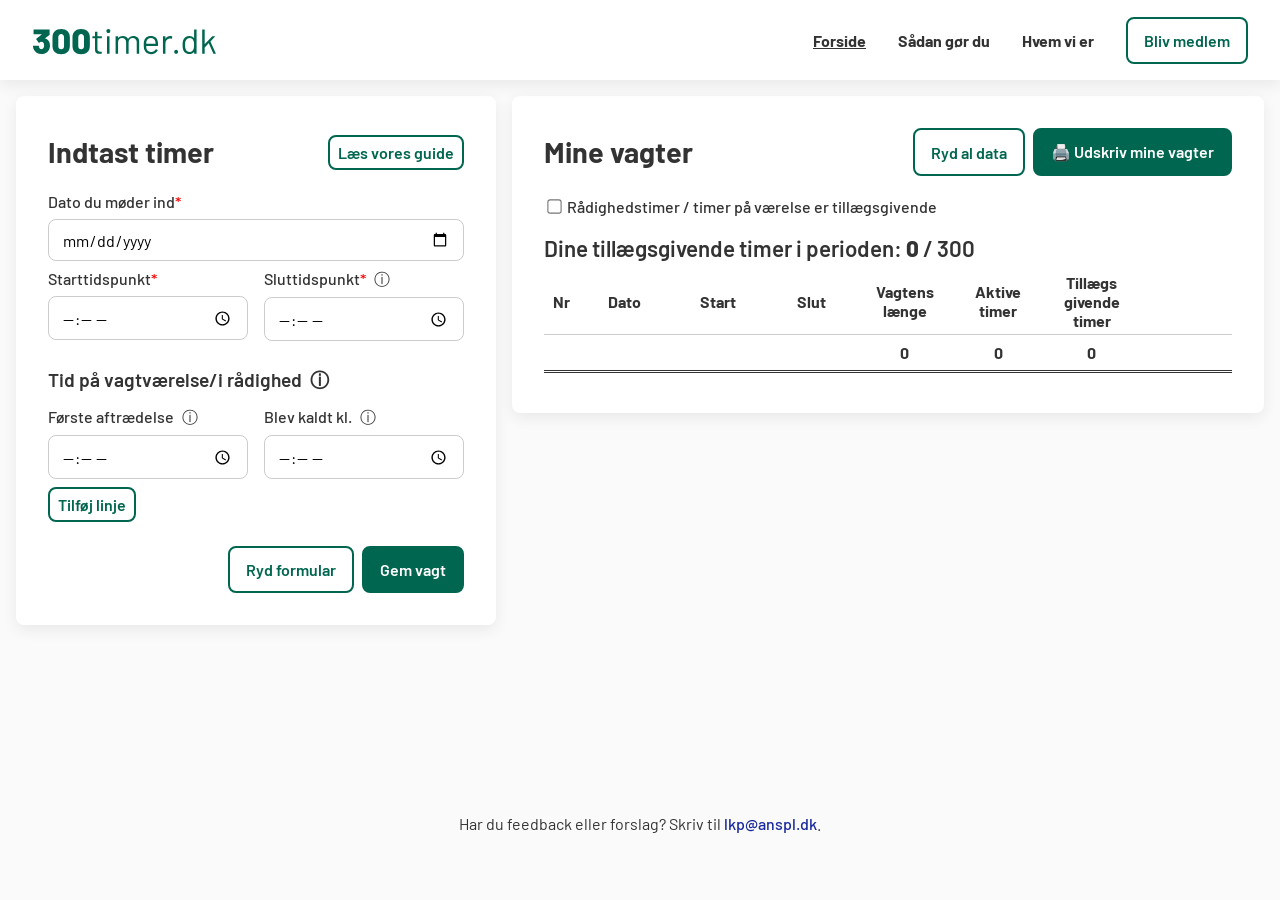
<file: index.html>
<!DOCTYPE html>
<html lang="en">

<head>
    <meta charset="UTF-8">
    <meta name="viewport" content="width=device-width, initial-scale=1">
    <meta name="description" content="Få overblik over hvor mange tillægsgivende timer, du har arbejdet.">
    <meta property="og:image" content="https://anspl.dk/wp-content/uploads/2025/11/og-image-300.png">
    <meta property="og:title" content="300-timers-beregneren fra Danske Anæstesisygeplejersker">
    <meta property="og:description"
        content="Beregn selv om dine vagter indeholder nok såkaldte aktive timer til at udløse 300-timers-tillægget.">
    <title>Tillægsberegner – Danske Anæstesisygeplejersker</title>
    <link rel="icon" type="image/x-icon" href="assets/favicon.svg">
    <link rel="stylesheet" href="style.css">
    <link rel="stylesheet" href="styleguide.css">
    <link href="https://fonts.googleapis.com/css2?family=Material+Symbols+Outlined" rel="stylesheet" />
    <link rel="preconnect" href="https://fonts.googleapis.com">
    <link rel="preconnect" href="https://fonts.gstatic.com" crossorigin>

    <!-- Google tag (gtag.js) -->
    <script async src="https://www.googletagmanager.com/gtag/js?id=G-YQEBJBNJV2"></script>
    <script>
        window.dataLayer = window.dataLayer || [];
        function gtag() { dataLayer.push(arguments); }
        gtag('js', new Date());

        gtag('config', 'G-YQEBJBNJV2');
    </script>
    <script src="https://code.jquery.com/jquery-3.5.1.min.js"></script>
    <script src="https://cdnjs.cloudflare.com/ajax/libs/popper.js/1.16.1/umd/popper.min.js"></script>
    <script src="https://maxcdn.bootstrapcdn.com/bootstrap/4.5.2/js/bootstrap.min.js"></script>
    <script>
        $(function () {
            $('[data-toggle="tooltip"]').tooltip();
        });
    </script>
</head>

<body>
    <header class="navbar">
        <div class="navbar-container">
            <div class="navbar-logo">
                <a href="index.html">
                    <img src="./assets/300timer-alt.svg" alt="Danske Anæstesisygeplejerskers logo" />
                </a>
            </div>


            <nav class="navbar-links" id="nav-links">
                <a href="index.html" style="text-decoration: underline;">Forside</a>
                <a href="howto.html">Sådan gør du</a>
                <a href="about.html">Hvem vi er</a>
                <a href="https://selvbetjening.winkas.net/tilmelding.asp?wkid=215280015&navid=3">
                    <button class="secondary-btn">Bliv medlem</button>
                </a>
            </nav>

            <div class="navbar-burger" id="burger">
                <span class="material-symbols-outlined" id="burger-icon">menu</span>
            </div>
        </div>
    </header>
    <div class="container">

        <main class="content">

            <aside>
                <!-- Form -->
                <form class="form-section" id="shift-form">
                    <div class="title-w-btns">
                        <h1>Indtast timer</h1>
                        <a href="howto.html"><button class="rm-from-print rm-btn secondary-btn" type="button">Læs vores
                                guide</button></a>
                    </div>

                    <label>
                        Dato du møder ind<span style="color: red;">*</span>
                        <input type="date" id="date" required>
                    </label>

                    <div class="form-group">
                        <label>
                            Starttidspunkt<span style="color: red;">*</span>
                            <input type="time" id="start" required>
                        </label>

                        <label>
                            Sluttidspunkt<span style="color:red">*</span>

                            <span class="info-tooltip">
                                ⓘ
                                <span class="tooltip-text">
                                    Vagter kan højst være 24 timer lange.
                                </span>
                            </span>

                            <input type="time" id="end" required>
                        </label>
                    </div>

                    <label>
                        <h3>Tid på vagtværelse/i rådighed <span class="info-tooltip">
                                ⓘ
                                <span class="tooltip-text">
                                    Disse vil blive tolket som ikke-aktive rådighedstimer.
                                </span>
                            </span></h3>

                        <div class="form-group">
                            <label>
                                Første aftrædelse
                                <span class="info-tooltip">
                                    ⓘ
                                    <span class="tooltip-text">
                                        Vi behøver ikke vide, hvornår du har en fast aftale om fratrædelse.
                                        Du skal blot angive det tidligste tidspunkt, hvor du reelt er trådt fra. Det kan
                                        både være når I har aftalt det eller senere, hvis der var travlt.
                                    </span>
                                </span>
                                <input type="time" name="startOfBreak[]">
                            </label>
                            <label>
                                Blev kaldt kl.
                                <span class="info-tooltip">
                                    ⓘ
                                    <span class="tooltip-text">
                                        Dette felt skal være tomt, hvis du ikke blev kaldt efter aftrædelse.
                                    </span>
                                </span>
                                <input type="time" name="endOfBreak[]">
                            </label>
                        </div>

                        <div id="additional-breaks"></div>

                        <button id="add-break-btn" class="rm-from-print rm-btn secondary-btn" type="button">
                            Tilføj linje</button>

                    </label>

                    <div class="btn-group">
                        <button type="reset" class="secondary-btn">Ryd formular</button>
                        <button type="submit" class="primary-btn">Gem vagt</button>
                    </div>
                </form>
            </aside>

            <!-- Shift table -->
            <section>
                <div class="printable-table">
                    <div class="title-w-btns">
                        <!-- Title -->
                        <h1>Mine vagter</h1>
                        <!-- Buttons -->
                        <div class="btn-group rm-from-print">
                            <button id="delete-shift-data" class="secondary-btn">Ryd al data</button>
                            <button class="primary-btn" onclick="window.print()">🖨️ Udskriv mine vagter</button>
                        </div>
                    </div>

                    <label>
                        <input type="checkbox" name="include-hours" value="yes">
                        Rådighedstimer / timer på værelse er tillægsgivende
                    </label>
                    <h2>Dine tillægsgivende timer i perioden: <span style="font-weight: 800;" id="total-hours">0</span>
                        / 300</h2>
                    <div class="table-wrapper">
                        <table class="shift-table">
                            <thead>
                                <tr>
                                    <th>Nr</th>
                                    <th>Dato</th>
                                    <th>Start</th>
                                    <th>Slut</th>
                                    <th>Vagtens længe</th>
                                    <th>Aktive timer</th>
                                    <th>Tillægs<wbr>givende timer</th>
                                    <th></th>
                                </tr>
                            </thead>
                            <tfoot>
                                <tr>
                                    <td></td>
                                    <td></td>
                                    <td></td>
                                    <td></td>
                                    <td><strong>0</strong></td>
                                    <td><strong>0</strong></td>
                                    <td><strong>0</strong></td>
                                    <td></td>
                                </tr>
                            </tfoot>
                            <tbody id="shift-list"></tbody>
                        </table>
                    </div>
                </div>
            </section>
        </main>

    </div>
    <footer>
        <p>Har du feedback eller forslag? Skriv til <a
                href="mailto:lkp@anspl.dk?subject=Feedback tillægsberegner">lkp@anspl.dk</a>.</a>
        </p>
    </footer>
    <script src="main.js" type="module"></script>
    <script src="utils.js"></script>
</body>

</html>
</file>
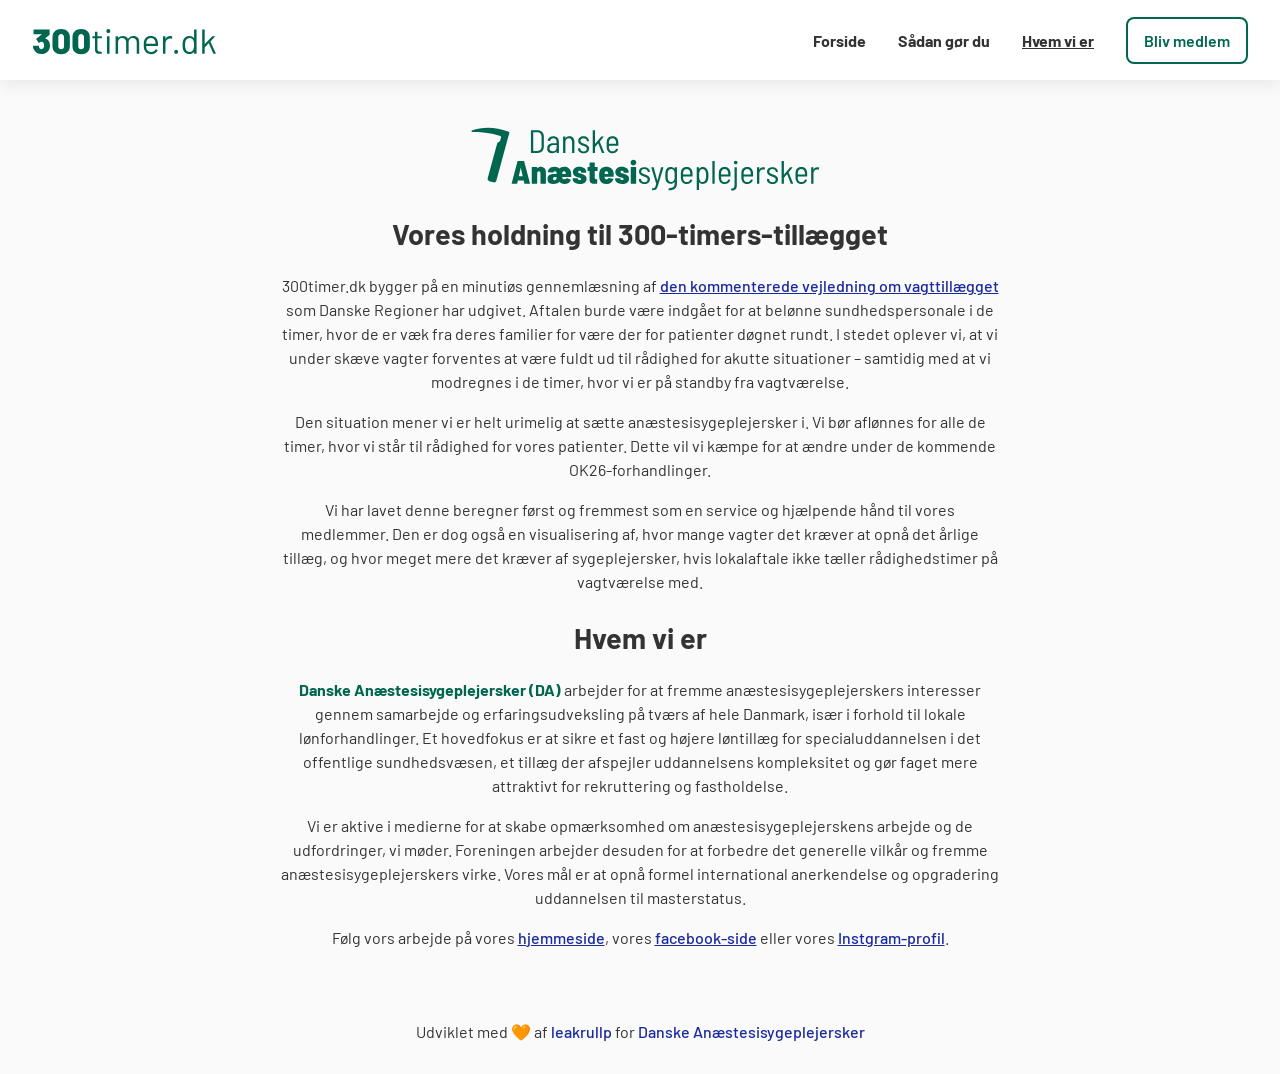
<file: about.html>
<!DOCTYPE html>
<html lang="en">

<head>
    <meta charset="UTF-8">
    <meta name="viewport" content="width=device-width, initial-scale=1">
    <meta name="description" content="Få overblik over hvor mange tillægsgivende timer, du har arbejdet.">
    <meta property="og:image" content="https://anspl.dk/wp-content/uploads/2025/11/og-image-300.png">
    <title>Tillægsberegner – Danske Anæstesisygeplejersker</title>
    <link rel="icon" type="image/x-icon" href="assets/favicon.svg">
    <link rel="stylesheet" href="style.css">
    <link rel="stylesheet" href="styleguide.css">
    <link rel="stylesheet" href="pages.css">
    <link href="https://fonts.googleapis.com/css2?family=Material+Symbols+Outlined" rel="stylesheet" />
    <link rel="preconnect" href="https://fonts.googleapis.com">
    <link rel="preconnect" href="https://fonts.gstatic.com" crossorigin>
</head>

<body>
    <header class="navbar">
        <div class="navbar-container">
            <div class="navbar-logo">
                <a href="index.html">
                    <img src="./assets/300timer-alt.svg" alt="Danske Anæstesisygeplejerskers logo" />
                </a>
            </div>

            <nav class="navbar-links" id="nav-links">
                <a href="index.html">Forside</a>
                <a href="howto.html">Sådan gør du</a>
                <a href="about.html" style="text-decoration: underline;">Hvem vi er</a>
                <a href="https://selvbetjening.winkas.net/tilmelding.asp?wkid=215280015&navid=3">
                    <button class="secondary-btn">Bliv medlem</button>
                </a>
            </nav>

            <div class="navbar-burger" id="burger">
                <span class="material-symbols-outlined" id="burger-icon">menu</span>
            </div>
        </div>
    </header>

    <div class="container">
        <main class="text-block">
            <img src="assets/ANSPL-logo.svg" alt="logo" style="max-width: 360px;">

            <h1>Vores holdning til 300-timers-tillægget</h1>
            <p>
                300timer.dk bygger på en minutiøs gennemlæsning af <a
                    href="https://dsr.dk/media/j1mjhvez/24-80_a5_kommenteret_vejledning-om-vagttillaeg-i-regioner.pdf">den
                    kommenterede vejledning om vagttillægget</a> som Danske Regioner har udgivet. Aftalen burde være
                indgået for at belønne
                sundhedspersonale i de timer, hvor de er væk fra deres familier for være der for patienter døgnet rundt.
                I stedet oplever vi, at vi under skæve vagter forventes at være fuldt ud til rådighed for akutte
                situationer – samtidig med at vi modregnes i de timer, hvor vi er på standby fra vagtværelse.
            </p>
            <p>Den situation mener vi er helt urimelig at sætte anæstesisygeplejersker i. Vi bør aflønnes for alle de
                timer, hvor vi står til rådighed for vores patienter. Dette vil vi kæmpe for at ændre under de kommende
                OK26-forhandlinger.</p>
            <p>Vi har lavet denne beregner først og fremmest som en service og hjælpende hånd til vores medlemmer. Den
                er dog også en visualisering af, hvor mange vagter det kræver at opnå det årlige tillæg, og hvor
                meget mere det kræver af sygeplejersker, hvis lokalaftale ikke tæller rådighedstimer på
                vagtværelse med.</p>

            <h1>Hvem vi er</h1>
            <p><strong style="color: var(--primary-green);">Danske Anæstesisygeplejersker (DA)</strong> arbejder for at
                fremme anæstesisygeplejerskers interesser gennem samarbejde og erfaringsudveksling på tværs af hele
                Danmark, især i forhold til lokale lønforhandlinger. Et hovedfokus er at sikre et fast og højere
                løntillæg for specialuddannelsen i det offentlige sundhedsvæsen, et tillæg der afspejler
                uddannelsens kompleksitet og gør faget mere attraktivt for rekruttering og fastholdelse.
            </p>
            <p>
                Vi er aktive i medierne for at skabe opmærksomhed om anæstesisygeplejerskens arbejde og de udfordringer,
                vi møder. Foreningen arbejder desuden for at forbedre det generelle vilkår og fremme
                anæstesisygeplejerskers virke. Vores mål er at opnå formel international anerkendelse og opgradering
                uddannelsen til masterstatus.
            </p>
            <p>
                Følg vors arbejde på vores <a href="https://anspl.dk/">hjemmeside</a>, vores <a
                    href="https://www.facebook.com/profile.php?id=100083765838761">facebook-side</a> eller vores
                <a href="https://www.instagram.com/danskeanaestesisygeplejersker/">Instgram-profil</a>.
            </p>
        </main>
    </div>

    <footer>
        <p>Udviklet med 🧡 af <a href="https://github.com/leakrullp/300-timer">leakrullp</a> for <a
                href="https://anspl.dk/">Danske Anæstesisygeplejersker</a>
        </p>
    </footer>
    <script src="main.js" type="module"></script>
</body>

</html>
</file>
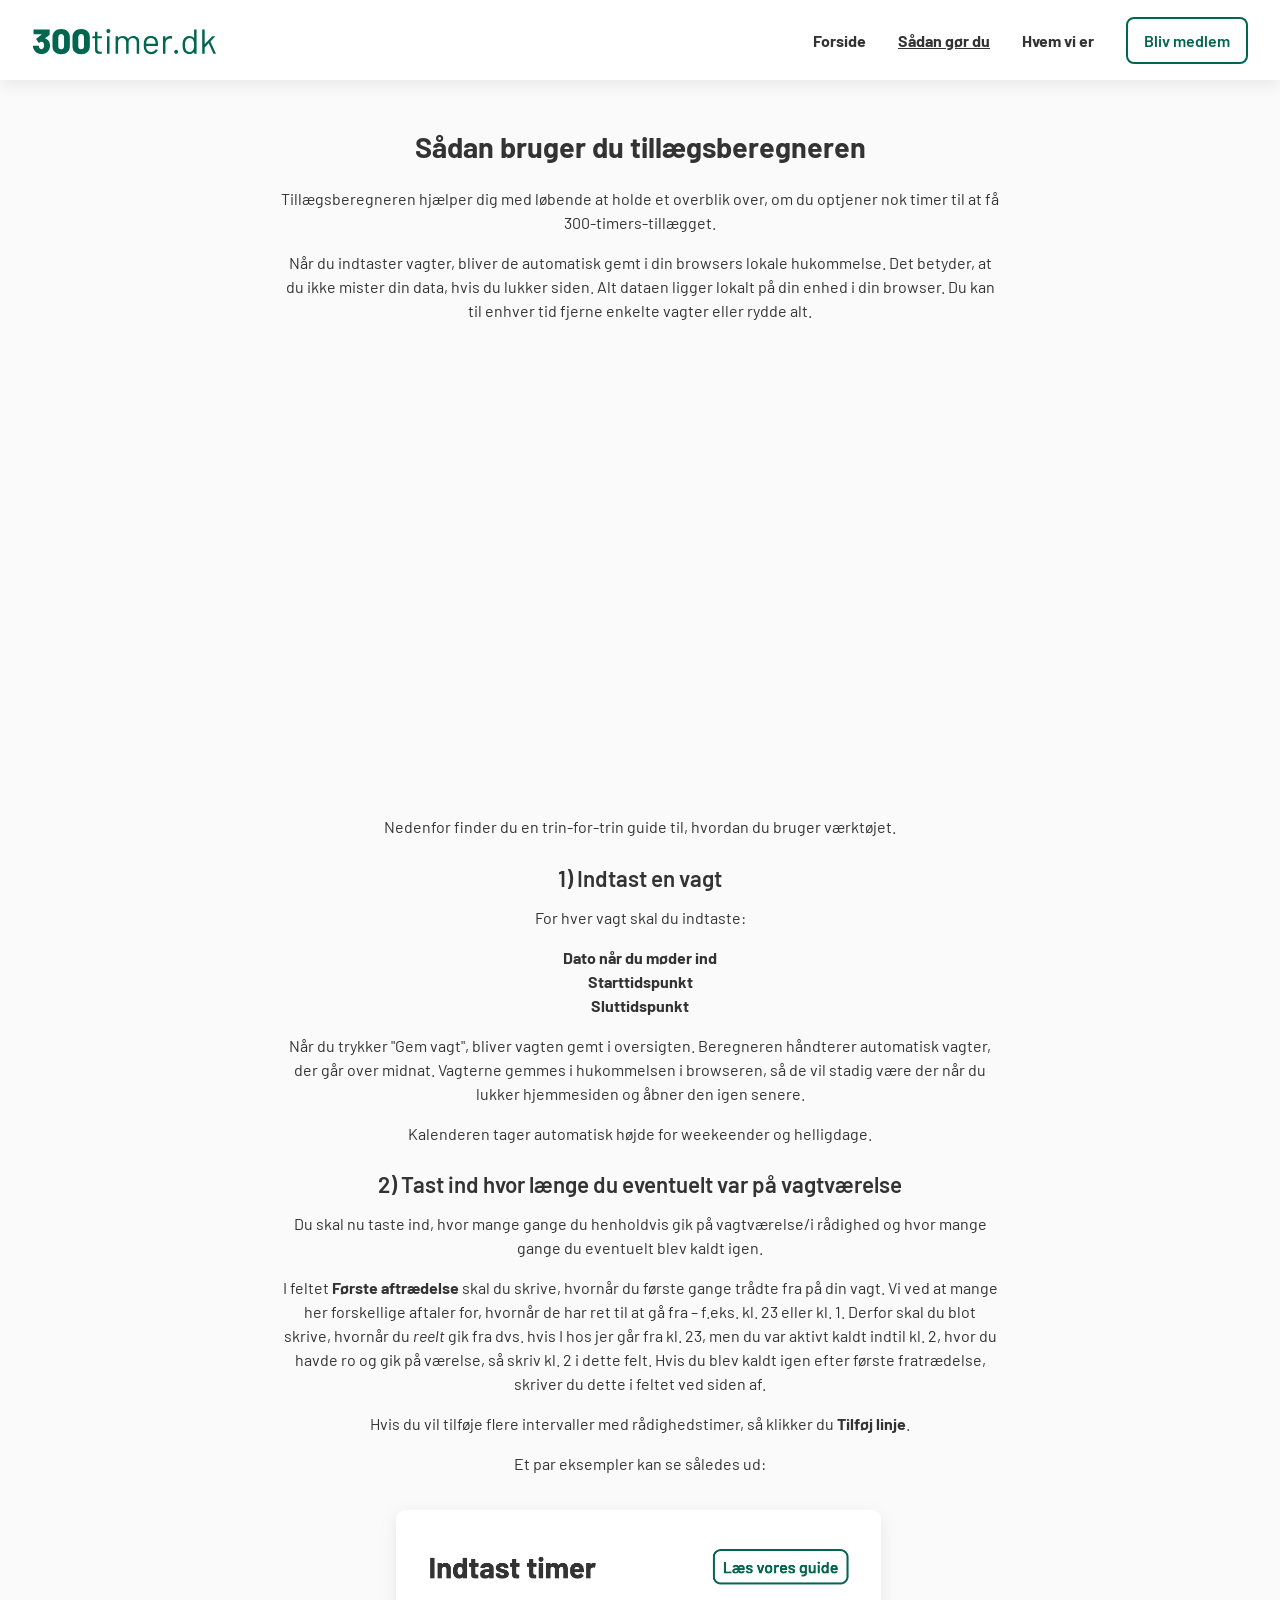
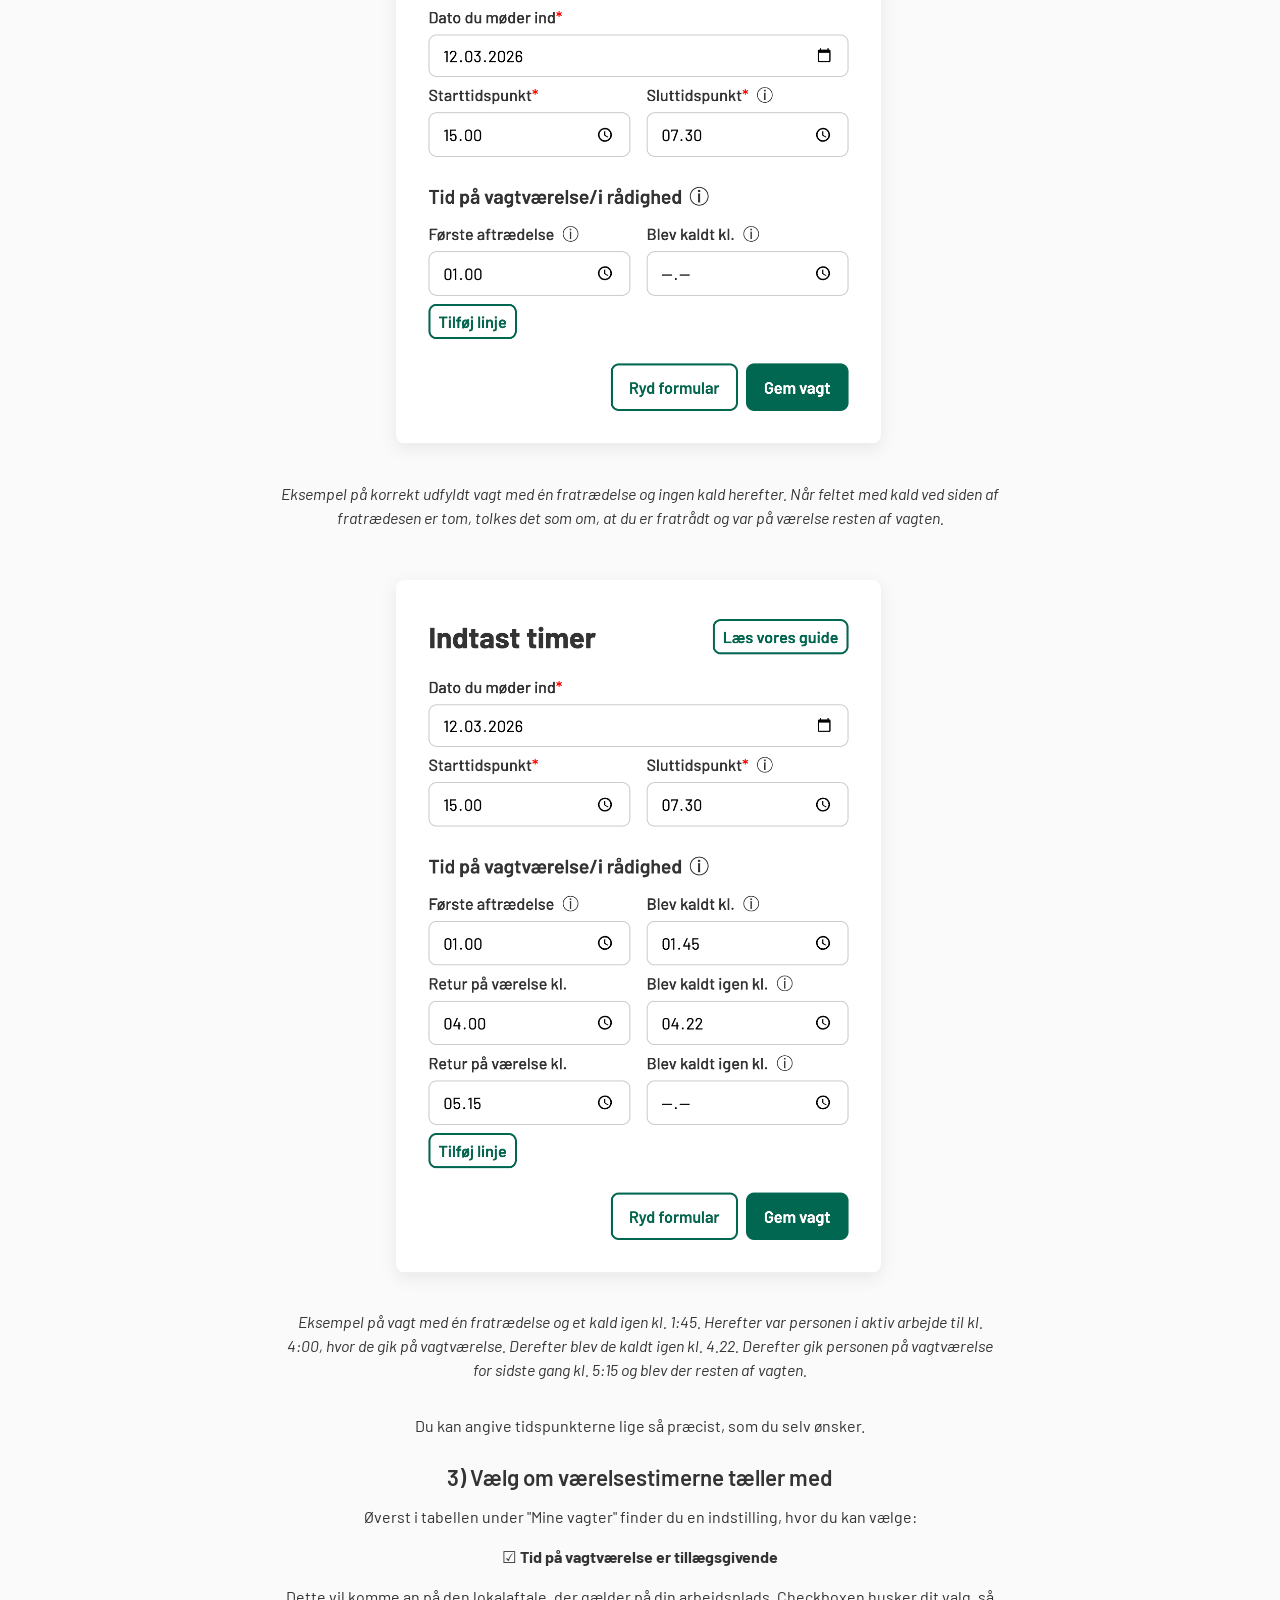
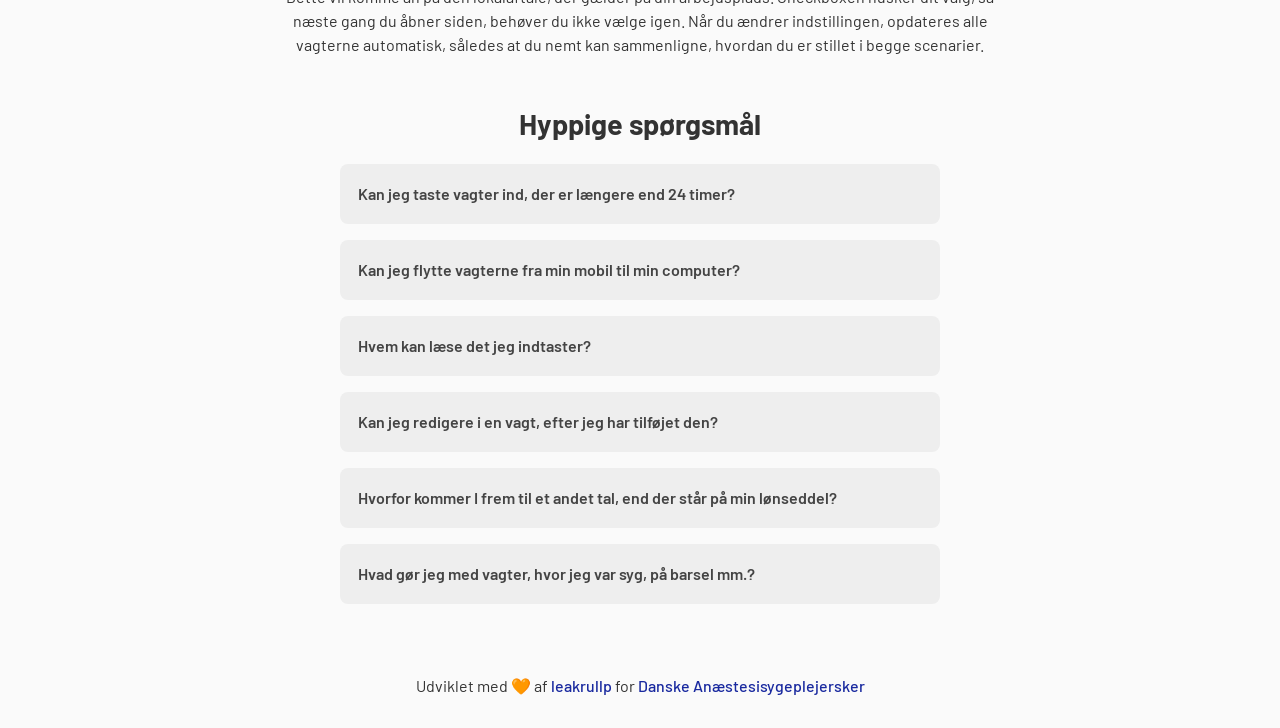
<file: howto.html>
<!DOCTYPE html>
<html lang="en">

<head>
    <meta charset="UTF-8">
    <meta name="viewport" content="width=device-width, initial-scale=1">
    <meta name="description" content="Få overblik over hvor mange tillægsgivende timer, du har arbejdet.">
    <meta property="og:image" content="https://anspl.dk/wp-content/uploads/2025/11/og-image-300.png">
    <title>Tillægsberegner – Danske Anæstesisygeplejersker</title>
    <link rel="icon" type="image/x-icon" href="assets/favicon.svg">
    <link rel="stylesheet" href="style.css">
    <link rel="stylesheet" href="styleguide.css">
    <link rel="stylesheet" href="pages.css">
    <link href="https://fonts.googleapis.com/css2?family=Material+Symbols+Outlined" rel="stylesheet" />
    <link rel="preconnect" href="https://fonts.googleapis.com">
    <link rel="preconnect" href="https://fonts.gstatic.com" crossorigin>
</head>

<body>
    <header class="navbar">
        <div class="navbar-container">
            <div class="navbar-logo">
                <a href="index.html">
                    <img src="./assets/300timer-alt.svg" alt="Danske Anæstesisygeplejerskers logo" />
                </a>
            </div>


            <nav class="navbar-links" id="nav-links">
                <a href="index.html">Forside</a>
                <a href="howto.html" style="text-decoration: underline;">Sådan gør du</a>
                <a href="about.html">Hvem vi er</a>
                <a href="https://selvbetjening.winkas.net/tilmelding.asp?wkid=215280015&navid=3">
                    <button class="secondary-btn">Bliv medlem</button>
                </a>
            </nav>

            <div class="navbar-burger" id="burger">
                <span class="material-symbols-outlined" id="burger-icon">menu</span>
            </div>
        </div>
    </header>
    <div class="container">

        <main class="text-block">
            <h1>Sådan bruger du tillægsberegneren</h1>
            <p>Tillægsberegneren hjælper dig med løbende at holde et overblik over, om du optjener nok timer til at få
                300-timers-tillægget.
            <p>
                Når du indtaster vagter, bliver de automatisk gemt i din browsers lokale
                hukommelse. Det betyder, at du
                ikke mister din data, hvis du lukker siden. Alt dataen ligger lokalt på din enhed i din browser. Du kan
                til
                enhver tid fjerne enkelte vagter eller rydde alt.
            </p>

            <iframe width="100%" height="460px" src="https://www.youtube.com/embed/0xXVK2O690s?si=Wyae-QCbB88u5OlL"
                title="YouTube video player" frameborder="0"
                allow="accelerometer; autoplay; clipboard-write; encrypted-media; gyroscope; picture-in-picture; web-share"
                referrerpolicy="strict-origin-when-cross-origin" allowfullscreen></iframe>

            </p>
            <p>
                Nedenfor finder du en trin-for-trin guide til, hvordan du bruger værktøjet.
            </p>
            <h2>1) Indtast en vagt</h2>
            <p>
                For hver vagt skal du indtaste:
            </p>
            <p>
                <strong>Dato når du møder ind</strong>
                <br>
                <strong>Starttidspunkt</strong>
                <br>
                <strong>Sluttidspunkt</strong>
            </p>
            <p id="timespan">
                Når du trykker "Gem vagt", bliver vagten gemt i oversigten.
                Beregneren håndterer automatisk vagter, der går over midnat. Vagterne gemmes i hukommelsen i browseren,
                så de vil stadig være der når du lukker hjemmesiden og åbner den igen senere.
            </p>
            <p>Kalenderen tager automatisk højde for weekeender og helligdage.</p>

            <h2>2) Tast ind hvor længe du eventuelt var på vagtværelse</h2>
            <p>
                Du skal nu taste ind, hvor mange gange du henholdvis gik på vagtværelse/i rådighed og hvor mange gange
                du eventuelt blev kaldt igen.
            </p>
            <p>I feltet <strong>Første aftrædelse</strong> skal du skrive, hvornår du første gange trådte fra på din
                vagt. Vi ved at mange her forskellige aftaler for, hvornår de har ret til at gå fra – f.eks. kl. 23
                eller
                kl. 1. Derfor skal du blot skrive, hvornår du <i>reelt</i> gik fra dvs. hvis I hos jer går fra kl. 23,
                men du var aktivt kaldt indtil kl. 2, hvor du havde ro og gik på værelse, så skriv kl. 2 i dette felt.
                Hvis du blev kaldt igen efter første fratrædelse, skriver du dette i feltet ved siden af.
            </p>
            <p>Hvis du vil tilføje flere intervaller med rådighedstimer, så klikker du <b>Tilføj linje</b>.</p>

            <p>Et par eksempler kan se således ud:</p>

            <img src="assets/1pause.png" style="max-width: 520px;"
                alt="En korrekt udfyldt vagt med én fratrædelse og ingen kald herafter">
            <p><i>Eksempel på korrekt udfyldt vagt med én fratrædelse og ingen kald herefter. Når feltet med kald ved
                    siden af fratrædesen er tom, tolkes det som om, at du er fratrådt og var på værelse resten af
                    vagten.</p>
            </i> </p>

            <img src="assets/flere-pauser.png" style="max-width: 520px;"
                alt="En korrekt udfyldt vagt med én fratrædelse og ingen kald herafter">
            <p><i>Eksempel på vagt med én fratrædelse og et kald igen kl. 1:45. Herefter var personen i aktiv arbejde
                    til kl. 4:00, hvor de gik på vagtværelse. Derefter blev de kaldt igen kl. 4.22. Derefter gik
                    personen på vagtværelse for sidste gang kl. 5:15 og blev der resten af vagten.</p>
            </i> </p>
            <p>Du kan angive tidspunkterne lige så præcist, som du selv ønsker.</p>

            <h2>3) Vælg om værelsestimerne tæller med</h2>
            <p>
                Øverst i tabellen under "Mine vagter" finder du en indstilling, hvor du kan vælge:
            </p>
            <p>
                <strong>
                    ☑ Tid på vagtværelse er tillægsgivende
                </strong>
            </p>
            <p>
                Dette vil komme an på den lokalaftale, der gælder på din arbejdsplads.
                Checkboxen husker dit valg, så næste gang du åbner siden, behøver du ikke vælge igen.
                Når du ændrer indstillingen, opdateres alle vagterne automatisk, således at du nemt kan sammenligne,
                hvordan du er stillet i begge scenarier.
            </p>

            <br>

            <div class="qa">
                <h1>Hyppige spørgsmål</h1>

                <button type="button" class="collapsible">Kan jeg taste vagter ind, der er længere end 24
                    timer?</button>
                <div class="collapsible-content">
                    <p>
                        Nej, desværre. Lige nu kan man kun indtaste vagter, som er maks. 24 timer lange. Hvis du taster
                        f.eks. "7:45" i både start- og sluttidspunktet, tolkes det som 24 timer. Hvis du skal indtaste
                        længere vagter, skal du dele dem op.
                    </p>
                </div>

                <button type="button" class="collapsible">Kan jeg flytte vagterne fra min mobil til min
                    computer?</button>
                <div class="collapsible-content">
                    <p>
                        Nej, desværre. Dataen gemmes lokalt på enheden. Du kan dog trykke "Udskriv mine vagter" og
                        genere et dokument, som du kan udskrive eller sende til dig selv.
                    </p>
                </div>

                <button type="button" class="collapsible">Hvem kan læse det jeg indtaster?</button>
                <div class="collapsible-content">
                    <p>
                        Dataen gemmes lokalt på din enhed i den browser, hvor du indtaster det. Det er kun dig og andre
                        der evt. benytter samme computer, som kan se hvad du gemmer.
                    </p>
                    <p>
                        Vi anbefaler derfor at du skriver vagter ind på en
                        computer/enhed, som du selv har råderet over og ikke en fælles arbejdscomputer eksempelvis.
                    </p>
                </div>

                <button type="button" class="collapsible">Kan jeg redigere i en vagt, efter jeg har tilføjet
                    den?</button>
                <div class="collapsible-content">
                    <p>
                        Nej desværre. Men det er nemt at slette en vagt og tilføje en ny. Vagterne bliver automatisk
                        sorteret efter dato, uanset hvornår du har indtastet dem.
                    </p>
                </div>

                <button type="button" class="collapsible">Hvorfor kommer I frem til et andet tal, end der står på min
                    lønseddel?</button>
                <div class="collapsible-content">
                    <p>
                        På din lønseddel er der kun angivet de timer, som du rent faktisk har afviklet på den dato, hvor
                        din lønseddel løber til. På 300timer.dk
                        kan du indtaste kommende vagter, så det er muligt, at du er "foran" din HR-afdeling.
                    </p>
                    <p>
                        Hvis du alligevel kun har indtastet præcis de vagter, som der fremgår af din lønseddel og tallet
                        stadig er mindre, så skal du gå til din nærmeste leder eller TR. Der kan være risiko for, at din
                        arbejdsgiver har overset timer, som er tillægsgivende ifølge aftalen.
                    </p>
                </div>

                <button type="button" class="collapsible">Hvad gør jeg med vagter, hvor jeg var syg, på barsel
                    mm.?</button>
                <div class="collapsible-content">
                    <p>
                        I den kommenterede aftale om vagttillægget, som Danske Regioner har udgivet, fremgår det at:
                    <p>
                        <i>Under sygefravær optjenes vagttimer efter den normale vagtplan eller den bagvedliggende
                            skyggeplan. [...]</i>
                        <i>Formålet er, at den ansatte efter sygdom skal stilles, som om den ansatte ikke har været
                            fraværende.</i>
                    </p>

                    <p>Samme ordlyd står der vedrørende barselsorlov. Du skal derfor gå til din nærmeste leder eller TR,
                        hvis du
                        mener,
                        at dette ikke er blevet tilgodeset.</p>
                    </p>
                </div>

            </div>
        </main>

    </div>

    <footer>
        <p>Udviklet med 🧡 af <a href="https://github.com/leakrullp/300-timer">leakrullp</a> for <a
                href="https://anspl.dk/">Danske Anæstesisygeplejersker</a>
        </p>
    </footer>
    <script src="collapsible.js"></script>
</body>

</html>
</file>
<file: style.css>
/* ------------------------------------------------------
   GLOBAL RESET + BASE
------------------------------------------------------- */

@import "styleguide.css";

*,
*::before,
*::after {
  box-sizing: border-box;
}

html,
body {
  font-family: var(--font-family);
  background-color: rgb(250, 250, 250);
  color: var(--primary-text);
  margin: 0;
  padding: 0;
  min-height: 100vh;
}

body {
  min-height: 100vh;
  display: flex;
  flex-direction: column;
}

/* ------------------------------------------------------
   LAYOUT
------------------------------------------------------- */

main {
  --margins: 30px;
  --sidebar-width: 480px;
  display: flex;
  align-items: flex-start;
  flex: 1;
  margin-bottom: 2rem;
  flex-wrap: wrap; /* allow wrapping on small screens */
}

.content {
  max-width: 1600px;
  width: 100%;
  padding: 0 1rem; /* ensures padding on mobile */
  margin: 96px auto 0;
  gap: 1rem;
  display: flex;
  flex-wrap: wrap; /* children wrap on small screens */
  min-height: 78vh;
}

/* SIDEBAR + MAIN SECTION (Desktop layout) */
aside {
  width: var(--sidebar-width);
  flex: 0 0 var(--sidebar-width);
  position: sticky;
  top: 96px;
  padding: 2rem;
  background-color: white;
  box-shadow: 0 5px 15px rgba(0, 0, 0, 0.07);
}

section {
  flex: 1; /* take remaining space */
  min-width: 0;
  margin-bottom: 1rem;
  margin-top: 0px;
}

aside,
section {
  padding: 2rem;
  background-color: white;
  box-shadow: 0 5px 15px rgba(0, 0, 0, 7%) !important;
  border-radius: 8px;
}

footer {
  text-align: center;
  align-items: center;
  margin-bottom: 1rem;
}

/* ------------------------------------------------------
   NAVBAR
------------------------------------------------------- */

.navbar {
  position: fixed;
  top: 0;
  left: 0;
  width: 100%;
  z-index: 1000;
}

.navbar-container {
  background: white;
  height: 80px;
  padding: 1rem 2rem;
  margin: 0 auto;
  display: flex;
  justify-content: space-between;
  align-items: center;
  box-shadow: 0 5px 15px rgba(0, 0, 0, 7%) !important;
  width: 100%;
  padding-inline: 2rem;
}

.navbar-logo img {
  height: 42px;
  width: auto;
  display: block;
}

.navbar-links {
  display: flex;
  gap: 2rem;
  align-items: center;
}

.navbar-links a {
  text-decoration: none;
  color: var(--primary-text);
  font-weight: 700;
  transition: color 0.2s;
}

.navbar-links a:hover {
  color: #006e5e;
}

/* Hidden by default; appears at 720px */
.navbar-burger {
  display: none;
  cursor: pointer;
  font-size: 32px;
  user-select: none;
}

/* ------------------------------------------------------
   TYPOGRAPHY
------------------------------------------------------- */

h1 {
  color: inherit;
  margin-bottom: 0.5rem;
  font-size: 1.8rem;
  font-weight: 700;
  line-height: 2rem;
}
h2 {
  color: inherit;
  margin-bottom: 0.5rem;
  font-size: 1.4rem;
  font-weight: 600;
}
h3 {
  color: inherit;
  margin-bottom: 1rem;
  font-size: 1.2rem;
  font-weight: 600;
}
footer a {
  text-decoration: none;
  color: rgb(25, 41, 159);
  font-weight: 500;
}

a {
  text-decoration: underline;
  color: rgb(25, 41, 159);
  font-weight: 500;
}

/* ------------------------------------------------------
   FORMS
------------------------------------------------------- */

label {
  display: block;
  font-weight: 500;
  margin-bottom: 0.5rem;
}

label input {
  margin-top: 0.5rem;
}

form {
  width: 100%;
}
form p {
  margin-top: 0;
  margin-bottom: 1rem;
}
form .btn-group {
  display: flex;
  justify-content: flex-end;
  margin-top: 1.5rem;
}

.form-group {
  display: flex;
  gap: 1rem;
}

.form-group > * {
  flex: 1; /* each child takes equal full width */
}

input[type="date"],
input[type="time"],
input[type="number"],
input[list] {
  width: 100%;
  box-sizing: border-box;
  padding: 0.6rem 0.8rem;
  border: 1px solid #ccc;
  border-radius: 8px;
  font-size: 1rem;
  transition:
    border-color 0.2s,
    box-shadow 0.2s;
  font-family: var(--font-family);
}

input[type="checkbox"] {
  cursor: pointer;
  scale: 1.1;
}

button {
  padding: 12px 16px;
  border: none;
  border-radius: 8px;
  font: var(--font-family);
  font-weight: 600;
  background-color: transparent;
  border: 2px solid var(--primary-green);
  color: var(--primary-green);
  cursor: pointer;
}

.primary-btn {
  background-color: var(--primary-green);
  color: white;
}

.primary-btn:hover {
  background-color: rgba(0, 102, 79, 0.9);
}

.secondary-btn:hover {
  background-color: rgba(0, 102, 79, 0.1);
}

.rm-btn {
  padding: 6px 8px;
}

.remove-row-btn {
  width: 44px;
  height: 44px;
  flex-shrink: 0; /* Prevents the button from being squished */
  align-self: flex-end; /* Aligns the button with the bottom of the inputs */
  margin-bottom: 4px; /* Optional: adjust to match the exact baseline of your inputs */
  display: flex;
  align-items: center;
  justify-content: center;
  padding: 0;
}

.info-tooltip {
  position: relative;
  display: inline-flex;
  align-items: center;
  justify-content: center;
  width: 18px;
  height: 18px;
  margin-left: 4px;
  cursor: pointer;
}

.tooltip-text {
  visibility: hidden;
  width: 260px;
  background-color: var(--primary-text);
  color: white;
  text-align: center;
  font-size: 1rem;
  font-weight: 500;
  padding: 6px 8px;
  border-radius: 6px;

  position: absolute;
  z-index: 1000;
  bottom: 125%;
  left: 50%;
  transform: translateX(-50%);

  opacity: 0;
  transition: opacity 0.2s;
}

.info-tooltip:hover .tooltip-text {
  visibility: visible;
  opacity: 1;
}

/* ------------------------------------------------------
   TABLES
------------------------------------------------------- */

.table-wrapper {
  width: 100%;
  overflow-x: auto; /* enables horizontal scrolling if table is wider */
  -webkit-overflow-scrolling: touch; /* smooth scrolling on iOS */
  padding-bottom: 0.5rem; /* extra space so the scroll doesn’t get cut off */
}

table {
  width: 100%;
  border-collapse: collapse;
  table-layout: fixed;
  word-wrap: break-word;
}

table th:first-child,
table td:first-child {
  width: 34px;
  overflow: hidden;
  text-overflow: ellipsis;
  white-space: nowrap;
}

th,
td {
  padding: 0.25rem 0.5rem;
  text-align: center;
  border-bottom: 1px solid #ccc;
}

tfoot td {
  padding: 0.5rem 0.5rem;
  border-bottom: 3px double var(--primary-text);
}

.title-w-btns {
  min-height: 48px;
  display: flex;
  align-items: center;
  justify-content: space-between;
  flex-wrap: wrap;
  gap: 1rem;
  margin-bottom: 1rem;
}

.title-w-btns h1 {
  margin-bottom: 0;
  margin-top: 0;
}

.btn-group {
  display: flex;
  gap: 0.5rem;
}

/* ------------------------------------------------------
   BREAKPOINT 1 — 1140px (stack layout)
------------------------------------------------------- */

@media (max-width: 1140px) {
  .content {
    flex-direction: column;
  }

  aside {
    width: 100%;
    flex: none;
    position: static;
  }
}

/* ------------------------------------------------------
   BREAKPOINT 2 — 720px (burger menu)
------------------------------------------------------- */

@media (max-width: 720px) {
  aside,
  section {
    padding: 1rem;
  }

  .content {
    padding: 0;
  }

  .navbar-links {
    display: none;
    position: absolute;
    top: 74px;
    width: 100%;
    flex-direction: column;
    gap: 2rem;
    background: white;
    box-shadow: 0 5px 15px rgba(0, 0, 0, 0.07);
    padding: 1rem;
    z-index: 100;
    transition: max-height 0.3s ease;
    max-height: 0;
    overflow: hidden;
  }

  .navbar-links.show {
    display: flex;
    max-height: 500px;
    right: 0rem;
  }

  .navbar-burger {
    display: block;
  }

  .navbar-links a,
  .navbar-links button {
    width: 100%;
    text-align: center;
  }

  .navbar-logo img {
    height: 32px;
    width: auto;
    display: block;
  }

  button {
    min-height: 52px;
    min-width: 120px;
  }

  .title-w-btns {
    flex-direction: column;
    align-items: flex-start; /* align left when stacked */
  }

  .btn-group {
    flex-direction: column;
    width: 100%; /* buttons fill container on mobile */
  }

  .form-group {
    flex-direction: column;
    gap: 0rem;
  }
}

/* ------------------------------------------------------
   PRINT STYLES
------------------------------------------------------- */

@media print {
  @page {
    margin: 36px;
  }
  body {
    font-size: 12px;
  }
  body * {
    visibility: hidden;
  }
  h1,
  h2 {
    font-size: 14px;
  }

  .printable-table,
  .printable-table * {
    visibility: visible;
  }
  .printable-table {
    position: absolute;

    top: 0;
    left: 0;
    width: 100%;
    margin: 0;
    padding: 0;
    page-break-inside: avoid;
  }

  .rm-from-print {
    display: none !important;
  }
}
</file>
<file: styleguide.css>
@import url("https://fonts.googleapis.com/css2?family=Barlow:ital,wght@0,100;0,200;0,300;0,400;0,500;0,600;0,700;0,800;0,900;1,100;1,200;1,300;1,400;1,500;1,600;1,700;1,800;1,900&display=swap");

:root {
  --primary-green: #00664f;
  --primary-text: #333333;
  --font-family: "Barlow", system-ui, sans-serif;
}

/* Material Symbols icons */
.material-symbols-outlined {
  font-family: "Material Symbols Outlined";
  font-weight: normal;
  font-style: normal;
  line-height: 1;
  color: inherit;
  display: inline-block;
  white-space: nowrap;
  direction: ltr;
  -webkit-font-smoothing: antialiased;
  font-variation-settings: "FILL" 0, "wght" 400, "GRAD" 0, "opsz" 24;
}
</file>
<file: pages.css>
.container {
  line-height: 1.5rem;
  display: flex;
  flex-direction: column;
  justify-content: flex-start; /* centers horizontally */
  align-items: center; /* centers vertically */
  min-height: 80vh; /* full viewport height */
  padding: 1rem; /* optional padding */
  text-align: center; /* center text */
}

.text-block {
  display: flex; /* make it flex container */
  flex-direction: column; /* stack children vertically */
  align-items: center; /* center horizontally */
  text-align: center; /* center text */
  max-width: 720px;
  width: 100%; /* optional: limits line length for readability */
  margin-top: 96px;
}

/* Ensure h1 and p are block */

.text-block p,
.text-block img {
  display: block;
  margin: 0.5rem 0; /* optional spacing */
}

.text-block h1 {
  display: block;
  margin-bottom: 1rem;
}

.text-block img {
  width: 100%; /* fill the grid cell */
  height: auto; /* maintain aspect ratio */
  display: block;
}

/* Style the button that is used to open and close the collapsible content */
.collapsible {
  background-color: #eee;
  color: #444;
  cursor: pointer;
  padding: 18px;
  width: 100%;
  border: none;
  text-align: left;
  outline: none;
  font-size: inherit;
}

.collapsible:hover {
  background-color: #ccc;
}

.collapsible-content {
  text-align: left;
  padding: 0 18px;
  background-color: transparent;
  max-height: 0;
  overflow: hidden;
  transition: max-height 0.2s ease-out;
}

.qa {
  display: flex;
  flex-direction: column;
  max-width: 600px;
  gap: 0.5rem;
}
</file>
